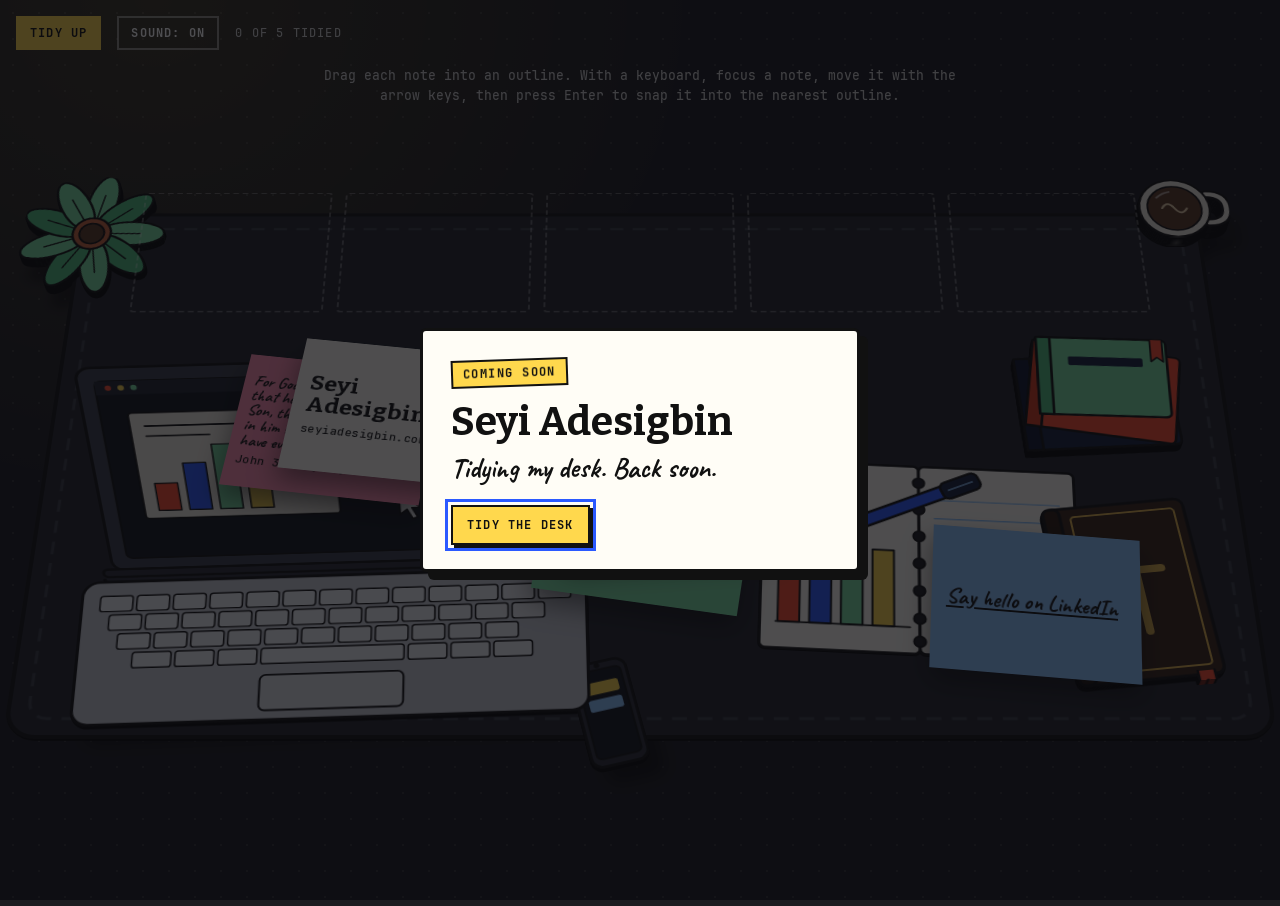
<file: holding/index.html>
<!doctype html>
<html lang="en">
<head>
  <meta charset="utf-8">
  <meta name="viewport" content="width=device-width, initial-scale=1">
  <title>Seyi Adesigbin | Coming soon</title>
  <meta name="description" content="Tidying my desk. Back soon.">
  <meta name="theme-color" content="#1b1b1f">

  <meta property="og:type" content="website">
  <meta property="og:title" content="Seyi Adesigbin | Coming soon">
  <meta property="og:description" content="Tidying my desk. Back soon.">
  <meta property="og:url" content="https://seyiadesigbin.com/">
  <meta property="og:image" content="https://seyiadesigbin.com/og-image.png">
  <meta property="og:image:width" content="1200">
  <meta property="og:image:height" content="630">
  <meta property="og:image:alt" content="A dark desk covered in untidy sticky notes. The yellow one reads: Tidying my desk. Back soon.">
  <meta name="twitter:card" content="summary_large_image">

  <meta name="robots" content="noindex">
  <link rel="icon" type="image/png" sizes="32x32" href="favicon-32.png">
  <link rel="icon" type="image/png" sizes="64x64" href="favicon.png">
  <link rel="apple-touch-icon" href="apple-touch-icon.png">
  <link rel="stylesheet" href="holding.css">
</head>
<body>
  <a class="skip-link" href="#stage">Skip to the notes</a>

  <header class="bar">
    <button type="button" class="bar__btn" id="toggle">Tidy up</button>
    <button type="button" class="bar__btn bar__btn--quiet" id="sound" aria-pressed="true">Sound: on</button>
    <p class="bar__count" id="count" aria-live="polite">0 of 5 tidied</p>
  </header>

  <main>
    <p class="hint" id="hint">Drag each note into an outline. With a keyboard, focus a note, move it with the arrow keys, then press Enter to snap it into the nearest outline.</p>

    <!-- The desk is one tilted plane seen in perspective. Objects sit in a 3D layer (holding-3d.js adds their
         thickness and shadow); the notes lie flat in a second layer drawn over it. Same tilt in both. -->
    <div class="world" id="world">
      <div class="world__layer world__layer--objects" aria-hidden="true">
        <div class="scene">
          <div class="o3 o3--mat" data-depth="4" data-noshadow style="--ar:1200 / 620"><img src="assets/desk/desk-mat.svg" alt=""></div>
          <div class="o3 o3--laptop" data-depth="10" style="--ar:520 / 164"><img src="assets/desk/laptop-base.svg" alt=""><div class="o3__screen"><img src="assets/desk/laptop-screen.svg" alt=""></div></div>
          <div class="o3 o3--mouse" data-depth="8" style="--ar:80 / 124"><img src="assets/desk/mouse.svg" alt=""></div>
          <div class="o3 o3--notebook" data-depth="6" style="--ar:340 / 240"><img src="assets/desk/notebook.svg" alt=""></div>
          <div class="o3 o3--pen" data-depth="6" style="--ar:220 / 28"><img src="assets/desk/pen.svg" alt=""></div>
          <div class="o3 o3--books" data-depth="16" style="--ar:240 / 210"><img src="assets/desk/books.svg" alt=""></div>
          <div class="o3 o3--pencil" data-depth="5" style="--ar:200 / 20"><img src="assets/desk/pencil.svg" alt=""></div>
          <div class="o3 o3--phone" data-depth="8" style="--ar:70 / 130"><img src="assets/desk/phone.svg" alt=""></div>
          <div class="o3 o3--bible" data-depth="14" style="--ar:150 / 200"><img src="assets/desk/bible.svg" alt=""></div>
          <div class="o3 o3--mug" data-depth="22" style="--ar:130 / 110"><img src="assets/desk/mug.svg" alt=""></div>
          <div class="o3 o3--plant" data-depth="14" style="--ar:150 / 150"><img src="assets/desk/plant.svg" alt=""></div>
        </div>
      </div>
      <div class="world__layer">
        <div class="plane"><div class="stage" id="stage"></div></div>
      </div>
    </div>
  </main>

  <!-- Welcome dialog: says what this page is, then offers the game. Wording is in holding.js (CONTENT). -->
  <dialog class="welcome" id="welcome" aria-labelledby="welcome-title" aria-describedby="welcome-text">
    <p class="welcome__tag" id="welcome-tag"></p>
    <h2 class="welcome__title" id="welcome-title"></h2>
    <p class="welcome__text" id="welcome-text"></p>
    <div class="welcome__actions">
      <button type="button" class="welcome__btn welcome__btn--go" id="welcome-go"></button>
    </div>
  </dialog>

  <!-- The head pops up bottom-right, then one speech bubble. Wording is set in holding.js (the CONTENT object). -->
  <aside class="avatar" id="avatar" hidden>
    <div class="avatar__talk" aria-live="polite"><p class="avatar__bubble" id="bubble"></p></div>
    <div class="avatar__head"><img src="assets/head.png" alt="" width="136" height="171"></div>
  </aside>

  <noscript><p class="nojs">Seyi Adesigbin. Tidying my desk. Back soon.</p></noscript>
  <script src="holding-sound.js"></script>
  <script src="holding.js"></script>
  <script src="holding-3d.js"></script>
</body>
</html>
</file>
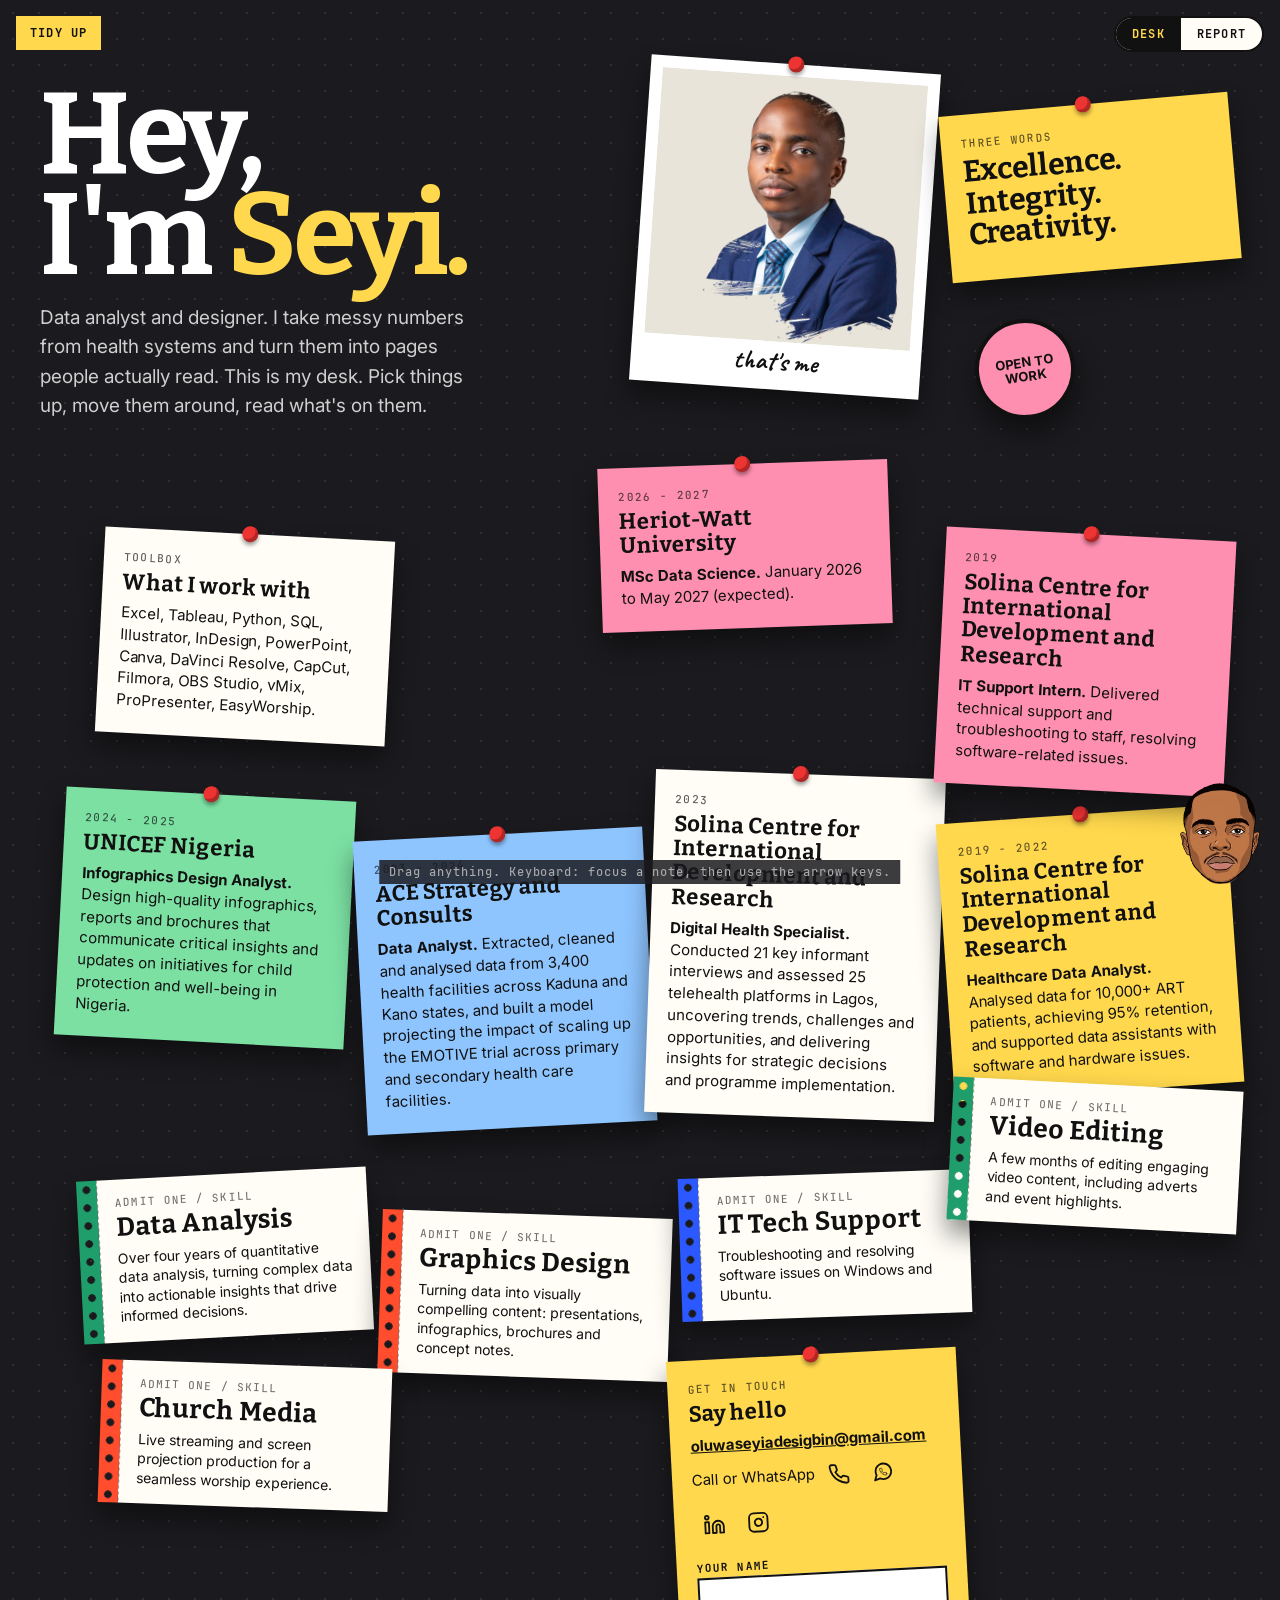
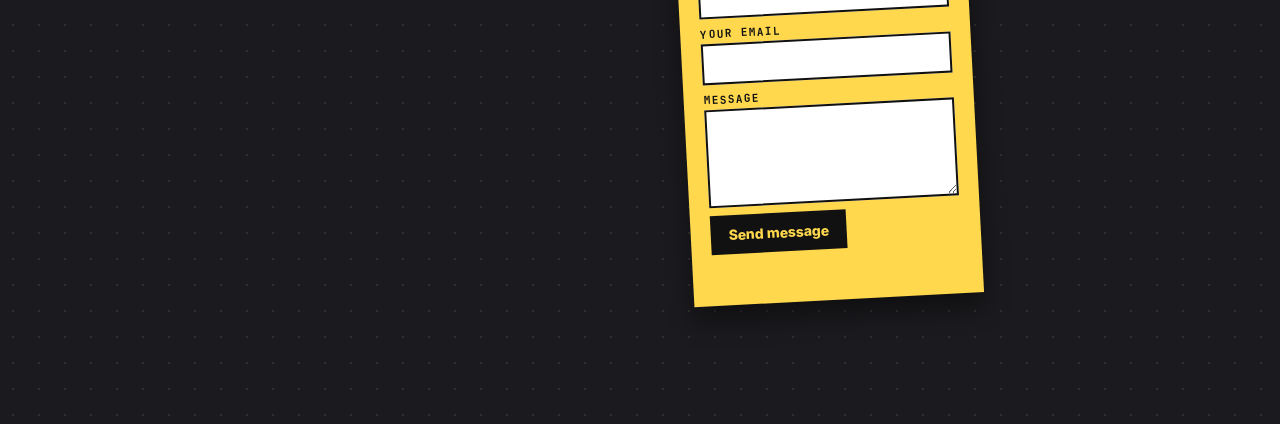
<file: next/index.html>
<!DOCTYPE html>
<html lang="en">
<head>
  <meta charset="utf-8">
  <meta name="viewport" content="width=device-width, initial-scale=1">
  <title>Seyi Adesigbin | Data analyst and designer</title>
  <meta name="description" content="Seyi Adesigbin is a data analyst and designer who turns health-system data into clear, readable reports and infographics.">
  <!-- Share preview. PLACEHOLDER address: swap change confirms the final domain. -->
  <link rel="canonical" href="https://seyiadesigbin.com/">
  <meta property="og:type" content="website">
  <meta property="og:site_name" content="Seyi Adesigbin">
  <meta property="og:title" content="Seyi Adesigbin | Data analyst and designer">
  <meta property="og:description" content="Seyi Adesigbin is a data analyst and designer who turns health-system data into clear, readable reports and infographics.">
  <meta property="og:url" content="https://seyiadesigbin.com/">
  <meta property="og:image" content="https://seyiadesigbin.com/assets/og-image.png">
  <meta property="og:image:width" content="1200">
  <meta property="og:image:height" content="630">
  <meta property="og:image:alt" content="Illustrated portrait of Seyi Adesigbin beside the words Seyi Adesigbin, data analyst and designer.">
  <meta name="twitter:card" content="summary_large_image">
  <meta name="twitter:title" content="Seyi Adesigbin | Data analyst and designer">
  <meta name="twitter:description" content="Seyi Adesigbin is a data analyst and designer who turns health-system data into clear, readable reports and infographics.">
  <meta name="twitter:image" content="https://seyiadesigbin.com/assets/og-image.png">
  <link rel="preload" href="assets/fonts/Inter-Variable.woff2" as="font" type="font/woff2" crossorigin>
  <link rel="preload" href="assets/fonts/Bitter-Bold.woff2" as="font" type="font/woff2" crossorigin>
  <link rel="stylesheet" href="css/fonts.css">
  <link rel="stylesheet" href="css/tokens.css">
  <link rel="stylesheet" href="css/base.css">
  <link rel="stylesheet" href="css/form.css">
  <link rel="stylesheet" href="css/icons.css">
  <link rel="stylesheet" href="css/desk.css">
  <link rel="stylesheet" href="css/report.css">
  <link rel="stylesheet" href="css/avatar-popup.css">
  <link rel="stylesheet" href="css/avatar-figure.css">
  <link rel="stylesheet" href="css/timeline-runner.css">
  <link rel="stylesheet" href="css/section-menu.css">
</head>
<body data-view="desk">
  <a class="skip-link" href="#main">Skip to content</a>

  <div class="view-switch" role="group" aria-label="Choose a view">
    <button type="button" data-view="desk" aria-pressed="true">Desk</button>
    <button type="button" data-view="report" aria-pressed="false">Report</button>
  </div>

  <main id="main">
    <section id="view-desk" aria-label="Desk view">
      <div class="desk"></div>
    </section>
    <section id="view-report" aria-label="Report view" hidden>
      <div class="report"></div>
    </section>
  </main>

  <noscript><p style="padding:24px">This site needs JavaScript to show its content.</p></noscript>
  <script src="js/content.js"></script>
  <script src="js/icons.js"></script>
  <script src="js/contact-form.js"></script>
  <script src="js/desk.js"></script>
  <script src="js/flags.js"></script>
  <script src="js/avatar-figure.js"></script>
  <script src="js/timeline-runner.js"></script>
  <script src="js/section-menu.js"></script>
  <script src="js/report.js"></script>
  <script src="js/avatar-popup.js"></script>
  <script src="js/app.js"></script>
  <script>
    // Review notes tool: only fetched when the address has ?review
    if (/[?&]review(&|=|$)/.test(location.search)) {
      var rv = document.createElement("script");
      rv.src = "js/review.js";
      document.body.appendChild(rv);
    }
  </script>
</body>
</html>
</file>
<file: holding/holding.css>
/*
 * Temporary holding page. Same palette and fonts as the Desk in next/, copied here so this folder
 * deploys on its own. Note sizes scale with --u (set by holding.js: note width / 200).
 */
@font-face { font-family: "Bitter"; src: url("assets/fonts/Bitter-Bold.woff2") format("woff2"); font-weight: 700; font-style: normal; font-display: swap; }
@font-face { font-family: "Caveat"; src: url("assets/fonts/Caveat-Bold.woff2") format("woff2"); font-weight: 700; font-style: normal; font-display: swap; }
@font-face { font-family: "JetBrains Mono"; src: url("assets/fonts/JetBrainsMono-Medium.woff2") format("woff2"); font-weight: 400 500; font-style: normal; font-display: swap; }
@font-face { font-family: "JetBrains Mono"; src: url("assets/fonts/JetBrainsMono-Bold.woff2") format("woff2"); font-weight: 600 900; font-style: normal; font-display: swap; }
@font-face { font-family: "Bitter Fallback"; src: local("Georgia"); size-adjust: 96%; ascent-override: 95%; descent-override: 25%; line-gap-override: 0%; }

:root {
  --desk-bg: #1b1b1f;
  --note-yellow: #ffd84d;
  --note-pink: #ff8fb1;
  --note-green: #7ce0a3;
  --note-blue: #8ec5ff;
  --paper: #fffdf6;
  --font-head: "Bitter", "Bitter Fallback", Georgia, serif;
  --font-mono: "JetBrains Mono", "Courier New", ui-monospace, monospace;
  --font-hand: "Caveat", "Segoe Script", "Comic Sans MS", cursive;
  --font-body: "Segoe UI", system-ui, -apple-system, Arial, sans-serif;
}

*, *::before, *::after { box-sizing: border-box; }
* { margin: 0; }
[hidden] { display: none !important; }

body {
  min-height: 100vh; color: #fff;
  font: 16px/1.5 var(--font-body);
  background-color: var(--desk-bg);
  /* lamplight from the top-left, then the dot grid */
  background-image: radial-gradient(ellipse 60% 100% at var(--gx, 12%) 0%, rgba(255, 216, 77, .13), transparent 70%),
                    radial-gradient(rgba(255, 255, 255, .09) 1.5px, transparent 1.5px);
  background-size: 100% 700px, 26px 26px;
  background-repeat: no-repeat, repeat;
  overflow-x: hidden;
}

.skip-link { position: absolute; left: -999px; top: 8px; background: #fff; color: #000; padding: 8px 16px; z-index: 100; }
.skip-link:focus { left: 8px; }

/* Top bar: the tidy button and the counter */
.bar { display: flex; align-items: center; gap: 16px; padding: 16px; }
.bar__btn {
  font: 700 12px var(--font-mono); letter-spacing: .1em; text-transform: uppercase;
  background: var(--note-yellow); color: #111; border: 0; padding: 9px 14px; cursor: pointer;
}
.bar__btn--quiet { background: transparent; color: #fff; border: 2px solid rgba(255, 255, 255, .45); padding: 7px 12px; }
.bar__btn--quiet[aria-pressed="false"] { color: #aaa; border-color: rgba(255, 255, 255, .25); }
.bar__btn:focus-visible, .note:focus-visible, .note a:focus-visible { outline: 3px solid #fff; outline-offset: 3px; }
.bar__count { font: 500 12px var(--font-mono); letter-spacing: .1em; text-transform: uppercase; color: #cfcfcf; }

main { position: relative; overflow: hidden; padding: 0 24px 160px; }
.hint { position: relative; z-index: 1; max-width: 640px; margin: 0 auto 24px; text-align: center; color: #cfcfcf; font: 500 13px/1.5 var(--font-mono); }

/* The board. Notes and outlines are placed by holding.js (it sets the stage height). */
.stage { position: absolute; top: 0; left: 50%; width: min(1100px, 100%); transform: translateX(-50%); }

.slot {
  position: absolute; border: 2px dashed rgba(255, 255, 255, .28); border-radius: 4px;
  transition: border-color .15s, background-color .15s;
}
.slot.is-hot { border-color: var(--note-yellow); background: rgba(255, 216, 77, .1); }

.note {
  position: absolute; left: 0; top: 0; color: #111;
  display: flex; flex-direction: column; justify-content: center; gap: calc(var(--u, 1) * 8px);
  padding: calc(var(--u, 1) * 14px);
  box-shadow: 0 14px 26px rgba(0, 0, 0, .45);
  cursor: url("assets/cursor/grab.svg") 16 12, grab; touch-action: none; user-select: none; -webkit-user-select: none;
  will-change: transform;
}
.note.is-snapping { transition: transform .35s cubic-bezier(.2, 1.2, .4, 1); }
.note.is-dragging { cursor: url("assets/cursor/grabbing.svg") 16 14, grabbing; box-shadow: 0 26px 40px rgba(0, 0, 0, .6); }
.note.is-placed { box-shadow: 0 6px 12px rgba(0, 0, 0, .4); }
.note.c-y { background: var(--note-yellow); }
.note.c-p { background: var(--note-pink); }
.note.c-g { background: var(--note-green); }
.note.c-b { background: var(--note-blue); }
.note.c-w { background: var(--paper); }

.note h1, .note__big { font: 700 calc(var(--u, 1) * 36px)/1 var(--font-hand); }
.note__sub { font: 700 calc(var(--u, 1) * 30px)/1 var(--font-hand); }
.note__name { font: 700 calc(var(--u, 1) * 24px)/1.1 var(--font-head); }
.note__mono { font: 500 calc(var(--u, 1) * 12px)/1.3 var(--font-mono); letter-spacing: .04em; overflow-wrap: anywhere; }
.note a { font: 700 calc(var(--u, 1) * 22px)/1.1 var(--font-hand); color: #111; text-underline-offset: 3px; user-select: text; }
.note--verse { padding: calc(var(--u, 1) * 10px); gap: calc(var(--u, 1) * 6px); }
.note__verse { font: 700 max(14px, calc(var(--u, 1) * 17px))/1.05 var(--font-hand); }
.note__blank { opacity: 0; }  /* blank notes keep their size but show nothing */

.sr-only { position: absolute; width: 1px; height: 1px; overflow: hidden; clip: rect(0 0 0 0); white-space: nowrap; }

/* Avatar: head pops up, then one bubble. Same look as the pop-up on the real site. */
.avatar {
  position: fixed; right: 16px; bottom: 16px; z-index: 60;
  display: flex; align-items: flex-end; gap: 8px;
  max-width: calc(100vw - 32px); color: #111; font: 13px/1.4 var(--font-body);
  pointer-events: none;
}
.avatar__head {
  flex: none; width: 80px; aspect-ratio: 136 / 171; overflow: hidden;
  transform: scale(.4); transform-origin: 50% 100%; opacity: 0;
  transition: transform .5s cubic-bezier(.2, 1.4, .4, 1), opacity .25s ease-out;
}
.avatar__head img { display: block; width: 100%; height: auto; }
.avatar.is-up .avatar__head { transform: none; opacity: 1; }

.avatar__talk { width: 200px; margin-bottom: 16px; }
.avatar__bubble {
  position: relative; background: var(--paper); border: 2px solid #111; border-radius: 14px;
  padding: 6px 12px; box-shadow: 3px 3px 0 #111; font-weight: 700;
}
.avatar__bubble::after {
  content: ""; position: absolute; right: -9px; bottom: 14px; width: 14px; height: 14px;
  background: var(--paper); border: 2px solid #111; border-width: 2px 2px 0 0; transform: rotate(45deg);
}
.avatar__bubble.is-in { animation: bubble-in .25s cubic-bezier(.2, 1.4, .4, 1); }
@keyframes bubble-in { from { opacity: 0; transform: scale(.7) translateY(8px); } to { opacity: 1; transform: none; } }

.nojs { padding: 24px; text-align: center; font: 700 28px var(--font-hand); }

@media (max-width: 520px) {
  main { padding: 0 16px 200px; }
  .avatar { flex-direction: column-reverse; align-items: flex-end; gap: 0; }
  .avatar__talk { width: min(200px, 100%); margin: 0 0 8px; }
  .avatar__bubble::after { display: none; }
}

@media (prefers-reduced-motion: reduce) {
  .note.is-snapping, .slot, .avatar__head { transition: none; }
  .avatar__bubble.is-in { animation: none; }
}

/*
 * The desk in 3D. .world holds two layers with the same perspective and tilt: the objects (a real 3D layer, so
 * the laptop screen can stand up and objects get thickness) and the notes (flat paper, drawn over the objects).
 * holding.js reads --tilt and --persp to turn pointer positions back into positions on the desk, so keep them
 * here only. Objects are placed from the centre line (left: 50% + x), in desk pixels from the top of the board.
 */
.world { --tilt: 32deg; --persp: 2400px; position: relative; margin: 0 auto; }
.world__layer { position: absolute; inset: 0; perspective: var(--persp); }
.world__layer--objects { pointer-events: none; }
.plane, .scene { position: absolute; inset: 0; transform: rotateX(var(--tilt)); }
.scene { transform-style: preserve-3d; }

.o3 { position: absolute; aspect-ratio: var(--ar); transform-style: preserve-3d; }
.o3__in { position: absolute; inset: 0; transform-style: preserve-3d; }
.o3 img { position: absolute; left: 0; top: 0; width: 100%; height: auto; display: block; }
.o3__side { filter: brightness(.42); }
.o3__shadow {
  filter: brightness(0) blur(7px); opacity: .5;
  transform: translate(calc(12px - var(--lx, 0) * 8px), calc(16px - var(--ly, 0) * 6px));
}
/* Laptop screen: hinged at the far edge of the keyboard, standing up and leaning back. */
.o3__screen {
  position: absolute; left: 0; bottom: 100%; width: 100%; aspect-ratio: 520 / 270;
  transform-origin: 50% 100%; transform: translateZ(10px) rotateX(-70deg);
}

.o3--mat      { left: 50%; top: 30px; width: min(1200px, 96%); transform: translateX(-50%); }
.o3--laptop   { left: calc(50% - 540px); top: 467px; width: 500px; transform: rotate(-2deg); }
.o3--mouse    { left: calc(50% + 10px);  top: 237px; width: 64px;  transform: rotate(12deg); }
.o3--notebook { left: calc(50% + 110px); top: 337px; width: 320px; transform: rotate(3deg); }
.o3--pen      { left: calc(50% + 170px); top: 377px; width: 190px; transform: rotate(-22deg); }
.o3--books    { left: calc(50% + 360px); top: 177px; width: 210px; transform: rotate(4deg); }
.o3--pencil   { left: calc(50% - 300px); top: 587px; width: 190px; transform: rotate(-6deg); }
.o3--phone    { left: calc(50% - 60px);  top: 557px; width: 62px;  transform: rotate(-14deg); }
.o3--bible    { left: calc(50% + 395px); top: 390px; width: 150px; transform: rotate(-6deg); }
.o3--mug      { left: calc(50% + 520px); top: -10px; width: 100px; }
.o3--plant    { left: calc(50% - 650px); top: -10px; width: 150px; transform: rotate(10deg); }

/* Objects drop onto the desk one after another (JS sets --i). */
@keyframes o3-drop { from { transform: translate3d(0, -50px, 150px); } }
.has-drop .o3__in { animation: o3-drop .7s cubic-bezier(.2, 1.3, .4, 1) both; animation-delay: calc(var(--i, 0) * 90ms); }

@media (max-width: 1100px) {
  .o3--mat, .o3--notebook, .o3--books, .o3--pencil, .o3--phone, .o3--plant { display: none; }
  .o3--laptop { left: calc(50% - 300px); top: 555px; width: 420px; }
  .o3--mouse  { left: calc(50% + 150px); top: 377px; width: 56px; }
  .o3--pen    { left: calc(50% + 110px); top: 497px; width: 150px; }
  .o3--mug    { left: calc(50% + 190px); top: 267px; width: 84px; }
  .o3--bible  { left: calc(50% + 190px); top: 560px; width: 110px; }
}
@media (max-width: 700px) {
  .o3--mouse, .o3--pen { display: none; }
  .o3--laptop { left: calc(50% - 170px); top: 594px; width: 340px; }
  .o3--mug    { left: calc(50% + 100px); top: 377px; width: 70px; }
  .o3--bible  { left: calc(50% + 100px); top: 590px; width: 84px; }
}
@media (prefers-reduced-motion: reduce) { .has-drop .o3__in { animation: none; } }

/* Welcome dialog (native <dialog>: focus stays inside, Esc closes). Same look as the avatar's speech bubble. */
.welcome {
  margin: auto; width: min(440px, calc(100vw - 32px)); padding: 28px 28px 24px;
  background: var(--paper); color: #111; border: 3px solid #111; border-radius: 6px;
  box-shadow: 8px 8px 0 #111; text-align: left;
}
.welcome::backdrop { background: rgba(10, 10, 14, .72); }
.welcome[open] { animation: welcome-in .35s cubic-bezier(.2, 1.3, .4, 1); }
@keyframes welcome-in { from { opacity: 0; transform: translateY(16px) scale(.96) rotate(-1.5deg); } }
.welcome__tag {
  display: inline-block; margin-bottom: 14px; padding: 4px 10px; background: var(--note-yellow);
  font: 700 12px var(--font-mono); letter-spacing: .12em; text-transform: uppercase;
  transform: rotate(-2deg); border: 2px solid #111;
}
.welcome__title { font: 700 clamp(30px, 8vw, 40px)/1.05 var(--font-head); margin-bottom: 10px; }
.welcome__text { font: 700 28px/1.1 var(--font-hand); margin-bottom: 22px; }
.welcome__actions { display: flex; flex-wrap: wrap; gap: 10px; }
.welcome__btn {
  font: 700 12px var(--font-mono); letter-spacing: .1em; text-transform: uppercase; cursor: pointer;
  background: var(--paper); color: #111; border: 2px solid #111; padding: 10px 14px;
}
.welcome__btn--go { background: var(--note-yellow); box-shadow: 3px 3px 0 #111; }
.welcome__btn:focus-visible { outline: 3px solid var(--report-blue, #2b59ff); outline-offset: 3px; }
@media (prefers-reduced-motion: reduce) { .welcome[open] { animation: none; } }

/* ?share: a clean frame for the share-preview picture (no controls, no hint). */
.share .bar, .share .hint { display: none; }
html:has(.share), .share { overflow: hidden; }
.share main { margin-top: -60px; }
</file>
<file: next/css/fonts.css>
/* Self-hosted fonts (Latin subset, woff2). All are SIL Open Font License. No CDN. */
@font-face { font-family: "Inter"; src: url("../assets/fonts/Inter-Variable.woff2") format("woff2"); font-weight: 100 900; font-style: normal; font-display: swap; }
@font-face { font-family: "Bitter"; src: url("../assets/fonts/Bitter-Bold.woff2") format("woff2"); font-weight: 700; font-style: normal; font-display: swap; }
@font-face { font-family: "JetBrains Mono"; src: url("../assets/fonts/JetBrainsMono-Medium.woff2") format("woff2"); font-weight: 400 500; font-style: normal; font-display: swap; }
@font-face { font-family: "JetBrains Mono"; src: url("../assets/fonts/JetBrainsMono-Bold.woff2") format("woff2"); font-weight: 600 900; font-style: normal; font-display: swap; }
@font-face { font-family: "Caveat"; src: url("../assets/fonts/Caveat-Bold.woff2") format("woff2"); font-weight: 700; font-style: normal; font-display: swap; }

/* Fallbacks sized to the web fonts so text does not jump when they load. */
@font-face { font-family: "Inter Fallback"; src: local("Arial"); size-adjust: 107%; ascent-override: 90%; descent-override: 22%; line-gap-override: 0%; }
@font-face { font-family: "Bitter Fallback"; src: local("Georgia"); size-adjust: 96%; ascent-override: 95%; descent-override: 25%; line-gap-override: 0%; }
</file>
<file: next/css/tokens.css>
/* Design tokens: the one place colours, type and spacing are decided. */
:root {
  /* Desk palette */
  --desk-bg: #1b1b1f;
  --note-yellow: #ffd84d;
  --note-pink: #ff8fb1;
  --note-green: #7ce0a3;
  --note-blue: #8ec5ff;
  --paper: #fffdf6;

  /* Report palette */
  --report-bg: #f3eee3;
  --report-ink: #14213d;
  --report-accent: #ff4d2e;
  --report-blue: #2b59ff;

  /* Type: self-hosted fonts (see fonts.css), system fonts as fallback. */
  --font-body: "Inter", "Inter Fallback", "Segoe UI", system-ui, -apple-system, Arial, sans-serif;
  --font-head: "Bitter", "Bitter Fallback", Georgia, serif;
  --font-mono: "JetBrains Mono", "Courier New", ui-monospace, monospace;
  --font-hand: "Caveat", "Segoe Script", "Comic Sans MS", cursive;

  /* Spacing scale */
  --space-1: 4px;
  --space-2: 8px;
  --space-3: 16px;
  --space-4: 24px;
  --space-5: 40px;
  --space-6: 64px;

  --radius: 4px;
  --max-width: 1100px;
}
</file>
<file: next/css/base.css>
/* Reset, page shell, and the Desk | Report switch. Each view has its own stylesheet. */
*, *::before, *::after { box-sizing: border-box; }
* { margin: 0; }

body {
  font: 17px/1.55 var(--font-body);
  min-height: 100vh;
}

h1, h2, h3 { font-family: var(--font-head); font-weight: 700; }

body[data-view="desk"] { background: var(--desk-bg); color: #fff; }
body[data-view="report"] { background: var(--report-bg); color: var(--report-ink); }

a { color: inherit; }
[hidden] { display: none !important; }

.skip-link {
  position: absolute; left: -999px; top: 8px;
  background: #fff; color: #000; padding: var(--space-2) var(--space-3); z-index: 100;
}
.skip-link:focus { left: 8px; }

.wrap { max-width: var(--max-width); margin: 0 auto; padding: var(--space-5) var(--space-4); }

/* View switch */
.view-switch {
  position: fixed; top: var(--space-3); right: var(--space-3); z-index: 50;
  display: inline-flex; border: 2px solid currentColor; border-radius: 999px;
  background: var(--paper); color: #111; overflow: hidden;
  font: 700 12px var(--font-mono); letter-spacing: .1em; text-transform: uppercase;
}
.view-switch button {
  all: unset; cursor: pointer; padding: 8px 16px;
}
.view-switch button[aria-pressed="true"] { background: #111; color: var(--note-yellow); }
.view-switch button:focus-visible { outline: 3px solid var(--report-blue); outline-offset: -3px; }
</file>
<file: next/css/form.css>
/* Contact form, shared by the Desk note and the Report section. */
.contact-form { margin-top: var(--space-3); display: grid; gap: var(--space-2); }
.cf-field { display: grid; gap: 3px; }
.cf-field label { font: 700 11px var(--font-mono); letter-spacing: .1em; text-transform: uppercase; }
.contact-form input[type="text"],
.contact-form input[type="email"],
.contact-form textarea {
  font: 15px var(--font-body); color: #111; background: #fff;
  border: 2px solid #111; border-radius: 0; padding: 9px 10px; width: 100%;
  user-select: text; touch-action: auto;
}
.contact-form textarea { resize: vertical; min-height: 90px; }
.contact-form input:focus-visible,
.contact-form textarea:focus-visible,
.cf-button:focus-visible { outline: 3px solid var(--report-blue); outline-offset: 2px; }
.cf-button {
  justify-self: start; cursor: pointer; border: 0; padding: 11px 18px;
  font: 800 14px var(--font-body); background: #111; color: var(--note-yellow);
}
.cf-button:disabled { opacity: .6; cursor: wait; }
.cf-status { font-size: 14px; min-height: 1.4em; }
.cf-status a { font-weight: 700; }

/* Report: give the form a boxed look under the contact list */
.report .contact-form { margin-top: 0; padding: 20px; border: 2px solid var(--report-ink); background: rgba(255, 255, 255, .5); }
.report .contact-form .cf-button { background: var(--report-ink); color: var(--report-bg); }
.report .contact-form .cf-button:hover { background: var(--report-accent); }
</file>
<file: next/css/icons.css>
/* Icon-only contact links (Desk and Report). Colour follows the surrounding text. */
.icon-links { display: inline-flex; flex-wrap: wrap; align-items: center; gap: 4px; vertical-align: middle; }
a.icon-link {
  display: inline-flex; align-items: center; justify-content: center;
  width: 40px; height: 40px; border-radius: 50%;
  color: inherit; transition: background .15s, transform .15s;
}
a.icon-link svg {
  width: 22px; height: 22px; fill: none; stroke: currentColor;
  stroke-width: 2; stroke-linecap: round; stroke-linejoin: round;
}
a.icon-link:hover { background: rgba(0, 0, 0, .1); transform: translateY(-1px); }
a.icon-link:focus-visible { outline: 3px solid currentColor; outline-offset: 2px; }

@media (prefers-reduced-motion: reduce) {
  a.icon-link { transition: none; }
  a.icon-link:hover { transform: none; }
}
</file>
<file: next/css/desk.css>
/* Desk view: a pinboard of draggable notes. Positions are set by js/desk.js. */
body[data-view="desk"] {
  background-color: var(--desk-bg);
  background-image: radial-gradient(rgba(255, 255, 255, .09) 1.5px, transparent 1.5px);
  background-size: 26px 26px;
}

.desk { padding: var(--space-6) var(--space-4) var(--space-6); }

.desk-title { color: #fff; max-width: 560px; position: relative; padding-top: 10px; }
.desk-board.scatter .desk-title { position: absolute; z-index: 0; }
.desk-title h1 {
  font: 700 clamp(56px, 9vw, 120px)/.88 var(--font-head);
  letter-spacing: -.03em;
}
.desk-title h1 span { color: var(--note-yellow); }
.desk-title p { margin-top: var(--space-3); color: #cfcfcf; font-size: 19px; max-width: 440px; }

.desk-tools { position: fixed; top: var(--space-3); left: var(--space-3); z-index: 50; }
.desk-tools button {
  font: 700 12px var(--font-mono); letter-spacing: .1em; text-transform: uppercase;
  background: var(--note-yellow); color: #111; border: 0; padding: 9px 14px; cursor: pointer;
}
.desk-tools button:focus-visible { outline: 3px solid #fff; outline-offset: 2px; }

.desk-board { position: relative; max-width: 1200px; margin: 0 auto; }

/* Items */
.item {
  position: absolute; width: 290px; color: #111;
  box-shadow: 0 14px 26px rgba(0, 0, 0, .45);
  cursor: grab; touch-action: none; user-select: none;
  transition: box-shadow .15s;
}
.item.dragging { cursor: grabbing; box-shadow: 0 26px 40px rgba(0, 0, 0, .6); }
.item:focus-visible { outline: 4px solid #fff; outline-offset: 4px; }
.item a { user-select: text; }

.note { padding: 22px 20px 22px; }
.note.c-y { background: var(--note-yellow); }
.note.c-p { background: var(--note-pink); }
.note.c-g { background: var(--note-green); }
.note.c-b { background: var(--note-blue); }
.note.c-w { background: var(--paper); }
.note small {
  display: block; margin-bottom: 6px;
  font: 11px var(--font-mono); letter-spacing: .12em; text-transform: uppercase; opacity: .7;
}
.note h3 { font: 700 22px/1.1 var(--font-head); margin-bottom: 8px; }
.note p { font-size: 15px; line-height: 1.45; }
.note p + p { margin-top: 8px; }
.note ul { list-style: none; padding: 0; }
.note li { font-size: 15px; margin-bottom: 4px; }
.note a { font-weight: 700; }

.pin {
  position: absolute; top: -8px; left: 50%; width: 16px; height: 16px; margin-left: -8px;
  border-radius: 50%; background: #e33; pointer-events: none;
  box-shadow: inset -3px -3px 0 rgba(0, 0, 0, .25), 0 3px 4px rgba(0, 0, 0, .4);
}

.words h3 { font-size: 30px; line-height: 1.05; }

.polaroid { background: #fff; padding: 12px 12px 48px; }
.polaroid img { width: 100%; height: auto; aspect-ratio: 1; display: block; background: #e8e4da; }
.polaroid .caption {
  position: absolute; bottom: 12px; left: 0; right: 0; text-align: center;
  font: 700 26px var(--font-hand);
}

/* Ticket: a coloured stub with punched holes (transparent, so the desk shows through),
   a dashed tear line, then the paper. Stub colour comes from --stub (set in desk.js). */
.ticket {
  --stub: #111;
  padding: 16px 18px 16px 38px;
  background-image:
    radial-gradient(circle at 10px 9px, transparent 3.5px, var(--stub) 4px),
    linear-gradient(to bottom, rgba(0, 0, 0, .35) 50%, transparent 50%),
    linear-gradient(var(--paper), var(--paper));
  background-repeat: repeat-y, repeat-y, no-repeat;
  background-size: 20px 18px, 1px 6px, calc(100% - 20px) 100%;
  background-position: 0 0, 20px 0, 20px 0;
}
.ticket small { display: block; font: 11px var(--font-mono); letter-spacing: .1em; text-transform: uppercase; opacity: .6; }
.ticket b { display: block; font: 700 26px/1.1 var(--font-head); margin: 4px 0 6px; }
.ticket p { font-size: 14px; line-height: 1.4; }

.sticker {
  width: 100px; height: 100px; border-radius: 50%; background: var(--note-pink);
  border: 4px solid #111; display: grid; place-items: center; text-align: center; padding: 8px;
  font: 700 13px/1.1 var(--font-body); text-transform: uppercase;
}

.desk-hint {
  position: fixed; bottom: var(--space-3); left: 50%; transform: translateX(-50%); z-index: 40;
  color: #aaa; font: 12px var(--font-mono); letter-spacing: .08em; text-align: center;
  background: rgba(27, 27, 31, .85); padding: 4px 10px; pointer-events: none;
}

@media (prefers-reduced-motion: no-preference) {
  .item.tidy { transition: left .5s, top .5s, transform .5s, box-shadow .15s; }
}

/* Small screens: no dragging, notes simply stack. */
@media (max-width: 700px) {
  .desk-board { display: flex; flex-direction: column; align-items: center; gap: var(--space-4); height: auto !important; }
  .item { position: relative; left: auto !important; top: auto !important; transform: none !important; max-width: 100%; cursor: default; touch-action: auto; user-select: text; }
  .desk-tools, .desk-hint { display: none; }
  .desk-title { align-self: stretch; max-width: none; }
}
</file>
<file: next/css/report.css>
/* Report view: an annual-report look. Colours come from tokens.css. */
body[data-view="report"] {
  background-color: var(--report-bg);
  background-image:
    linear-gradient(rgba(20, 33, 61, .06) 1px, transparent 1px),
    linear-gradient(90deg, rgba(20, 33, 61, .06) 1px, transparent 1px);
  background-size: 40px 40px;
}

.report { max-width: var(--max-width); margin: 0 auto; padding: 0 28px; color: var(--report-ink); }
.report .mono { font: 12px var(--font-mono); letter-spacing: .12em; text-transform: uppercase; }
.report a:focus-visible, .report button:focus-visible { outline: 3px solid var(--report-blue); outline-offset: 3px; }

/* Header: leaves room on the right for the Desk | Report switch */
.r-top {
  display: flex; flex-wrap: wrap; gap: var(--space-2) var(--space-4); justify-content: space-between;
  padding: 22px 190px 18px 0; border-bottom: 2px solid var(--report-ink);
}
.r-top nav a { margin-right: 22px; text-decoration: none; }
.r-top nav a:hover { color: var(--report-accent); }

/* Contact: links and form side by side, one under the other on narrower screens. */
@media (max-width: 900px) { .contact-grid { grid-template-columns: 1fr; } }

/* Hero */
.r-hero { display: grid; grid-template-columns: 1.3fr 1fr; gap: 30px; padding: 60px 0 40px; align-items: end; }
.r-hero h1 { font-size: clamp(52px, 7.4vw, 104px); line-height: .9; letter-spacing: -.025em; font-weight: 700; margin-top: 18px; }
.r-hero h1 span { display: block; white-space: nowrap; }
.r-hero h1 em { font-style: normal; color: var(--report-accent); }
.r-lead { max-width: 460px; margin-top: 26px; font-size: 19px; }
.r-portrait { position: relative; }
.r-portrait img { width: 100%; height: auto; display: block; filter: grayscale(1) contrast(1.1); mix-blend-mode: multiply; }
.r-tag { position: absolute; background: var(--report-ink); color: var(--report-bg); padding: 4px 10px; }
.r-tag-1 { top: 14%; left: -4%; }
.r-tag-2 { top: 48%; right: -2%; background: var(--report-accent); }

/* Figure sections */
.fig { position: relative; border-top: 2px solid var(--report-ink); padding: 46px 0 60px; }
.fig-tag { position: absolute; top: -1px; left: 0; background: var(--report-ink); color: var(--report-bg); padding: 5px 12px; }
.fig h2 { font-size: clamp(32px, 5vw, 58px); line-height: 1.05; letter-spacing: -.01em; margin: 18px 0 30px; max-width: 760px; }

/* Key figures */
.stats { display: flex; flex-wrap: wrap; padding: 1px; }
.stat { flex: 1 1 220px; margin: -1px; padding: 22px; border: 2px solid var(--report-ink); background: rgba(255, 255, 255, .35); }
.stat b { display: block; font-size: clamp(40px, 4.6vw, 56px); line-height: 1; letter-spacing: -.04em; }
.stat:nth-child(odd) b { color: var(--report-blue); }
.stat:nth-child(even) b { color: var(--report-accent); }
.stat span { display: block; margin-top: 10px; font-size: 14px; color: #555; }

/* Timeline */
.gantt { --label: 230px; border: 2px solid var(--report-ink); background: rgba(255, 255, 255, .35); padding: 18px 18px 8px; }
.axis { display: grid; grid-template-columns: var(--label) repeat(var(--years), 1fr); padding-bottom: 8px; border-bottom: 2px solid var(--report-ink); }
.axis span { border-left: 1px dashed rgba(20, 33, 61, .3); padding-left: 6px; }
.axis span:first-child { border: 0; }
.rowg { border-bottom: 1px dashed rgba(20, 33, 61, .25); }
.rowg:last-child { border: 0; }
.rowg-btn {
  all: unset; box-sizing: border-box; cursor: pointer; width: 100%;
  display: grid; grid-template-columns: var(--label) 1fr; align-items: center; padding: 12px 0;
}
.rowg-btn:focus-visible { outline: 3px solid var(--report-blue); outline-offset: 2px; }
.who { padding-right: 14px; }
.who b { display: block; font-size: 14px; line-height: 1.2; }
.who small { color: #555; font-size: 13px; line-height: 1.25; display: block; }
.who-meta { display: block; margin-top: 3px; font-size: 12px; color: #333; }
.who-place { display: flex; align-items: center; gap: 6px; }
.who-meta .years { display: block; margin-top: 1px; font-size: 11px; color: #666; }
.who-meta .flag { width: 20px; height: 13px; border: 1px solid var(--report-ink); flex: none; }
.who-meta .kind { border: 1px solid var(--report-ink); border-radius: 999px; padding: 0 6px; text-transform: uppercase; letter-spacing: .06em; font-size: 10px; }
.track { position: relative; display: block; height: 30px; }
.bar { position: absolute; top: 0; height: 30px; background: var(--report-blue); transition: background .2s, top .2s, height .2s; }
.rowg-btn:hover .bar, .rowg.open .bar { background: var(--report-accent); top: -2px; height: 34px; }
.detail { max-height: 0; overflow: hidden; transition: max-height .35s; font-size: 15px; }
.rowg.open .detail { max-height: 320px; }
.detail p { padding: 4px 0 16px var(--label); max-width: 900px; }

/* Expertise */
.areas { display: flex; flex-wrap: wrap; padding: 1px; }
.area { flex: 1 1 230px; margin: -1px; padding: 22px; border: 2px solid var(--report-ink); background: rgba(255, 255, 255, .35); }
.area h3 { font-size: 22px; line-height: 1.1; margin-bottom: 8px; }
.area p { font-size: 15px; color: #333; }

/* Toolkit */
.bubbles { list-style: none; padding: 0; display: flex; flex-wrap: wrap; gap: 12px; align-items: center; }
.b { border: 2px solid var(--report-ink); border-radius: 999px; padding: 8px 18px; background: var(--report-bg); transition: transform .2s, background .2s, color .2s; }
.b:hover { background: var(--report-ink); color: var(--report-bg); transform: rotate(-3deg) scale(1.06); }
.b-2 { font-size: 22px; padding: 12px 26px; background: var(--report-accent); color: #fff; border-color: var(--report-accent); }
.b-3 { font-size: 30px; padding: 16px 34px; background: var(--report-blue); color: #fff; border-color: var(--report-blue); }

/* Contact */
.contact-grid { display: grid; grid-template-columns: 1fr 1fr; gap: 28px; align-items: start; }
.contact-list { list-style: none; padding: 0; margin: 0; border: 2px solid var(--report-ink); background: rgba(255, 255, 255, .5); }
.contact-list li { display: grid; grid-template-columns: 150px 1fr; gap: 12px; padding: 14px 18px; border-bottom: 2px solid var(--report-ink); align-items: baseline; }
.contact-list li:last-child { border-bottom: 0; }
.contact-list a { font-weight: 700; }

.r-foot { border-top: 2px solid var(--report-ink); padding: 22px 0 40px; }

@media (prefers-reduced-motion: reduce) {
  .bar, .detail, .b { transition: none; }
}

@media (max-width: 800px) {
  .r-top { padding-right: 0; padding-top: 70px; }
  .r-hero { grid-template-columns: 1fr; }
  .r-tag-1 { left: 0; }
  .gantt { --label: 120px; padding: 12px 10px 4px; }
  .axis span { padding-left: 3px; font-size: 10px; letter-spacing: -.02em; overflow: hidden; }
  .who b { font-size: 12px; }
  .who small { font-size: 11px; }
  .who-meta { font-size: 11px; }
  .who-meta .years { font-size: 10px; }
  .who-meta .flag { width: 16px; height: 11px; }
  .detail p { padding-left: 0; }
  .contact-list li { grid-template-columns: 1fr; gap: 2px; }
}

/* Jumping to a section (header links or the floating menu) leaves a little space above it instead of sitting flush at the top. */
#figures, #timeline, #expertise, #toolkit, #contact { scroll-margin-top: 24px; }
</file>
<file: next/css/avatar-popup.css>
/*
 * One-time avatar: head pops in, then speech bubbles appear.
 * Bottom-right, a little above the window edge, away from the Desk | Report switch (top-right).
 * Steps are driven by the class set in js/avatar-popup.js: .is-up (head).
 */
.avatar-popup {
  position: fixed; right: var(--space-3); bottom: var(--space-3); z-index: 60;
  display: flex; align-items: flex-end; gap: var(--space-2);
  max-width: calc(100vw - 2 * var(--space-3));
  font: 13px/1.4 var(--font-body); color: #111;
  pointer-events: none; /* only the bubbles and buttons take clicks, so the page behind stays usable */
}

/* Figure. The head's bottom edge is ragged (it is cut from a larger drawing), so it fades out instead of ending in a line. */
.avatar-popup__figure { position: relative; flex: none; width: 88px; height: 100px; }

/* Head: the source image is trimmed to the drawing (375 x 556), so it fills the frame with no crop offsets.
   If the image is replaced, set the aspect ratio to the new size and the width to taste. */
.avatar-popup__head {
  position: absolute; left: 4px; bottom: 0; width: 80px; aspect-ratio: 136 / 171; overflow: hidden;
  transform: scale(.4); transform-origin: 50% 100%; opacity: 0;
  transition: transform .5s cubic-bezier(.2, 1.4, .4, 1), opacity .25s ease-out;
}
.avatar-popup__head img { display: block; width: 100%; height: auto; }
.avatar-popup.is-up .avatar-popup__head { transform: none; opacity: 1; }

/* Speech bubbles */
.avatar-popup__talk {
  display: flex; flex-direction: column; align-items: flex-end; gap: var(--space-2);
  width: 200px; margin-bottom: var(--space-3);
}
.avatar-popup__bubble {
  position: relative; pointer-events: auto;
  background: var(--paper); border: 2px solid #111; border-radius: 14px;
  padding: 6px 12px; box-shadow: 3px 3px 0 #111;
  animation: avatar-bubble-in .25s cubic-bezier(.2, 1.4, .4, 1);
}
.avatar-popup__bubble--hello { font-weight: 700; }
.avatar-popup__bubble--message { padding-right: 30px; }
/* Tail pointing at the head, on the last bubble */
.avatar-popup__bubble--message::after {
  content: ""; position: absolute; right: -9px; bottom: 14px; width: 14px; height: 14px;
  background: var(--paper); border: 2px solid #111; border-width: 2px 2px 0 0; transform: rotate(45deg);
}
@keyframes avatar-bubble-in { from { opacity: 0; transform: scale(.7) translateY(8px); } to { opacity: 1; transform: none; } }

.avatar-popup__go {
  all: unset; box-sizing: border-box; cursor: pointer; display: inline-block; margin-top: var(--space-2);
  padding: 5px 10px; background: #111; color: var(--note-yellow); border-radius: 999px;
  font: 700 11px var(--font-mono); letter-spacing: .08em; text-transform: uppercase;
}
.avatar-popup__close {
  all: unset; box-sizing: border-box; cursor: pointer; position: absolute; top: 2px; right: 4px;
  width: 28px; height: 28px; text-align: center; font: 22px/28px var(--font-body);
}
.avatar-popup__go:focus-visible, .avatar-popup__close:focus-visible { outline: 3px solid var(--report-blue); outline-offset: 2px; }

/* Narrow screens: bubbles stack above the figure instead of beside it. */
@media (max-width: 520px) {
  .avatar-popup { flex-direction: column-reverse; align-items: flex-end; gap: 0; }
  .avatar-popup__talk { width: min(200px, 100%); margin-bottom: var(--space-2); }
  .avatar-popup__bubble--message::after { display: none; }
}

/* Reduced motion: no pop or bubble animation. JS shows everything at once. */
@media (prefers-reduced-motion: reduce) {
  .avatar-popup__head { transition: none; }
  .avatar-popup__bubble { animation: none; }
}
</file>
<file: next/css/avatar-figure.css>
/* The standing avatar figure (see js/avatar-figure.js). */
.avatar-figure {
  --fig-head-scale: .8;           /* 1 = head as drawn; smaller values shrink it from the neck */
  --fig-halo: none;               /* set to a light drop-shadow for use on a dark background */
  display: block;
  width: 100%;
  height: auto;
  overflow: visible;
  filter: var(--fig-halo);
}

/* Each part turns around its own pivot, which the script sets in the figure's units. */
.avatar-figure .fig-part { transform-box: view-box; }
.avatar-figure .fig-head { transform: scale(var(--fig-head-scale)); }

/*
 * Run cycle (add the class "is-running" to the figure). The arms swing from the shoulders, the legs lift
 * straight up under the shirt hem (they never rotate, which would show a kink at the hips), and the whole
 * figure bobs. Opposite arms and legs move in opposite directions.
 */
.avatar-figure.is-running { animation: fig-bob .2s ease-in-out infinite alternate; }
.avatar-figure.is-running .fig-arm-l { animation: fig-arm .4s ease-in-out infinite alternate; }
.avatar-figure.is-running .fig-arm-r { animation: fig-arm .4s ease-in-out infinite alternate-reverse; }
.avatar-figure.is-running .fig-leg-l { animation: fig-lift .4s ease-in-out infinite alternate; }
.avatar-figure.is-running .fig-leg-r { animation: fig-lift .4s ease-in-out infinite alternate-reverse; }
.avatar-figure.is-running .fig-head { animation: fig-nod .4s ease-in-out infinite alternate; }

@keyframes fig-bob { from { transform: translateY(0); } to { transform: translateY(-5px); } }
@keyframes fig-arm { from { transform: rotate(-20deg); } to { transform: rotate(20deg); } }
@keyframes fig-lift { from { transform: translateY(0); } to { transform: translateY(-24px); } }
@keyframes fig-nod { from { transform: scale(var(--fig-head-scale)) rotate(-2deg); } to { transform: scale(var(--fig-head-scale)) rotate(2deg); } }

/*
 * Walk cycle for the side view (add "is-walking"). Legs and arms swing from the hips and shoulders, opposite
 * arm and leg together. Turning is clockwise, so a negative angle swings a limb forward (to the right).
 */
.avatar-figure--walk { --fig-head-scale: 1; }
.avatar-figure--walk.is-walking { animation: fig-bob .3s ease-in-out infinite alternate; }
.avatar-figure--walk.is-walking .fig-leg-f { animation: walk-leg-f .6s ease-in-out infinite alternate; }
.avatar-figure--walk.is-walking .fig-leg-b { animation: walk-leg-f .6s ease-in-out infinite alternate-reverse; }
.avatar-figure--walk.is-walking .fig-arm-b { animation: walk-arm-b .6s ease-in-out infinite alternate; }
.avatar-figure--walk.is-walking .fig-arm-f { animation: walk-arm-b .6s ease-in-out infinite alternate-reverse; }
.avatar-figure--walk.is-walking .fig-head { animation: fig-nod .6s ease-in-out infinite alternate; }

@keyframes walk-leg-f { from { transform: rotate(-15deg); } to { transform: rotate(15deg); } }
@keyframes walk-arm-b { from { transform: rotate(-26deg); } to { transform: rotate(26deg); } }

@media (prefers-reduced-motion: reduce) {
  .avatar-figure.is-running, .avatar-figure.is-running .fig-part,
  .avatar-figure.is-walking, .avatar-figure.is-walking .fig-part { animation: none; }
}
</file>
<file: next/css/timeline-runner.css>
/* The strip above the Report timeline (see js/timeline-runner.js). Lines up with the year columns below it. */
.runner { display: grid; grid-template-columns: var(--label) 1fr; align-items: end; padding-top: 6px; }
.runner-side { align-self: center; padding-right: 14px; }
.runner-replay {
  all: unset; box-sizing: border-box; cursor: pointer; font-size: 12px; letter-spacing: .08em; text-transform: uppercase;
  border: 2px solid var(--report-ink); border-radius: 999px; padding: 5px 12px; background: var(--report-bg);
}
.runner-replay:hover { background: var(--report-ink); color: var(--report-bg); }
.runner-replay:focus-visible { outline: 3px solid var(--report-blue); outline-offset: 2px; }

.runner-track { position: relative; height: 168px; }
.runner-ground { position: absolute; left: 0; right: 0; bottom: 0; height: 0; border-bottom: 3px solid var(--report-ink); }

/* The avatar's feet sit on the line; "left" is the centre of the figure. */
.runner-actor { position: absolute; bottom: 3px; width: 84px; margin-left: -42px; pointer-events: none; will-change: left, transform; }
.runner-actor .avatar-figure { width: 84px; }
/* Facing the viewer (standing) and walking (side view) are the same height; only one shows at a time. */
.runner-actor .avatar-figure:not(.avatar-figure--walk) { width: 59px; margin: 0 auto; }
.runner-actor .avatar-figure--walk { display: none; }
.runner-actor.is-walking-now .avatar-figure--walk { display: block; }
.runner-actor.is-walking-now .avatar-figure:not(.avatar-figure--walk) { display: none; }

@media (max-width: 800px) {
  .runner-track { height: 128px; }
  .runner-actor, .runner-actor .avatar-figure--walk { width: 62px; }
  .runner-actor .avatar-figure:not(.avatar-figure--walk) { width: 44px; }
  .runner-actor { margin-left: -31px; }
  .runner-track { height: 124px; }
}
</file>
<file: next/css/section-menu.css>
/* The floating section menu in the Report (see js/section-menu.js). Bubble style, to match the greeting pop-up. */
.section-menu { position: fixed; left: var(--space-3); bottom: var(--space-3); z-index: 45; transition: opacity .3s ease; }
.section-menu.is-placing { opacity: 0; }
.section-menu__btn {
  all: unset; box-sizing: border-box; cursor: grab; touch-action: none; display: block;
  width: 48px; height: 48px; border-radius: 50%; background: var(--paper); border: 2px solid #111; box-shadow: 3px 3px 0 #111;
}
.section-menu.is-dragging .section-menu__btn { cursor: grabbing; box-shadow: 5px 5px 0 #111; }
.section-menu__btn:hover { background: var(--note-yellow); }
.section-menu__btn:focus-visible, .section-menu__link:focus-visible { outline: 3px solid var(--report-blue); outline-offset: 2px; }
.section-menu__icon { display: block; width: 100%; height: 100%; }
.section-menu__icon rect { fill: #111; }
.section-menu__icon .dot { fill: var(--report-accent); }

/* The list opens away from the nearest edge (classes set by the script). */
.section-menu__list {
  position: absolute; bottom: 58px; left: 0; display: flex; flex-direction: column; gap: 4px; min-width: 170px;
  padding: 8px; background: var(--paper); border: 2px solid #111; border-radius: 14px; box-shadow: 3px 3px 0 #111;
  animation: section-menu-in .15s ease-out;
}
.section-menu.is-below .section-menu__list { bottom: auto; top: 58px; }
.section-menu.is-right .section-menu__list { left: auto; right: 0; }
.section-menu__list[hidden] { display: none; }
.section-menu__link {
  all: unset; box-sizing: border-box; cursor: pointer; padding: 7px 10px; border-radius: 8px;
  font: 700 12px var(--font-mono); letter-spacing: .08em; text-transform: uppercase; color: #111;
}
.section-menu__link:hover { background: #111; color: var(--note-yellow); }
@keyframes section-menu-in { from { opacity: 0; transform: translateY(6px); } to { opacity: 1; transform: none; } }
@media (prefers-reduced-motion: reduce) { .section-menu__list { animation: none; } }
</file>
